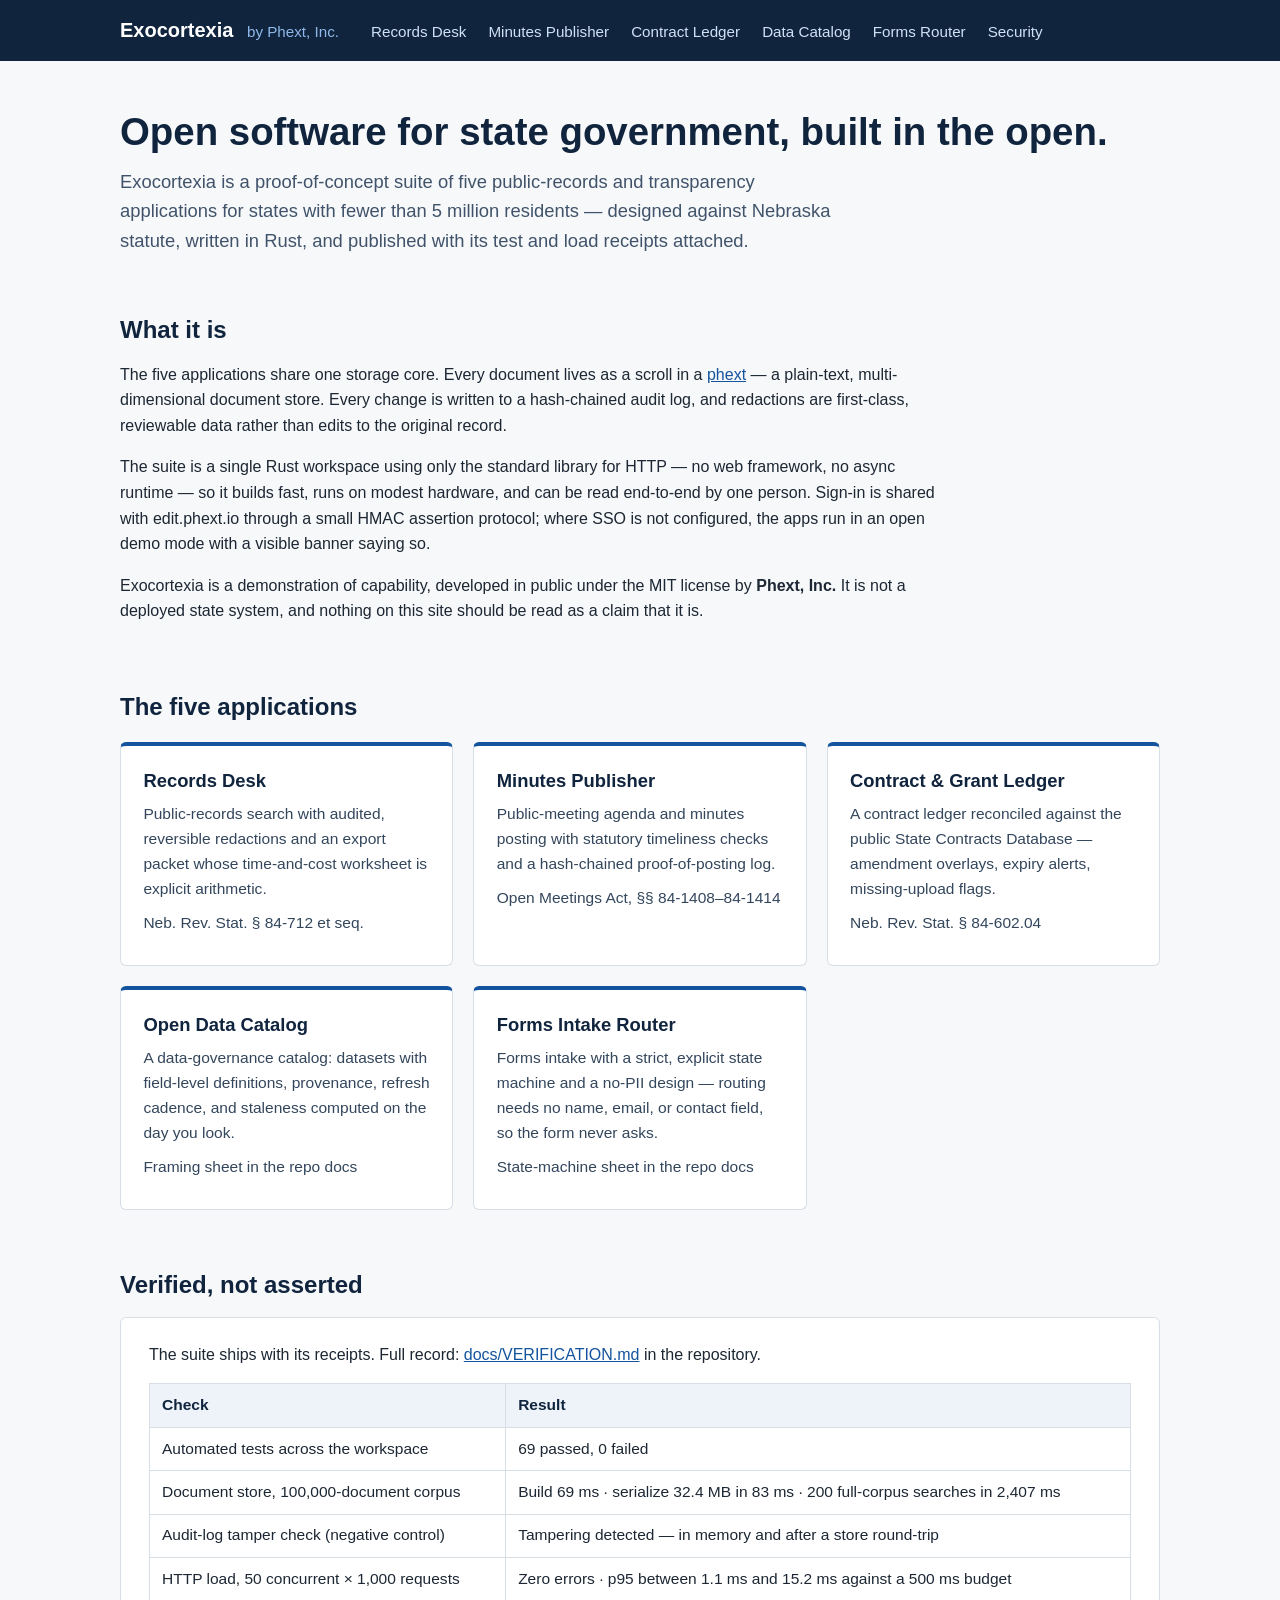
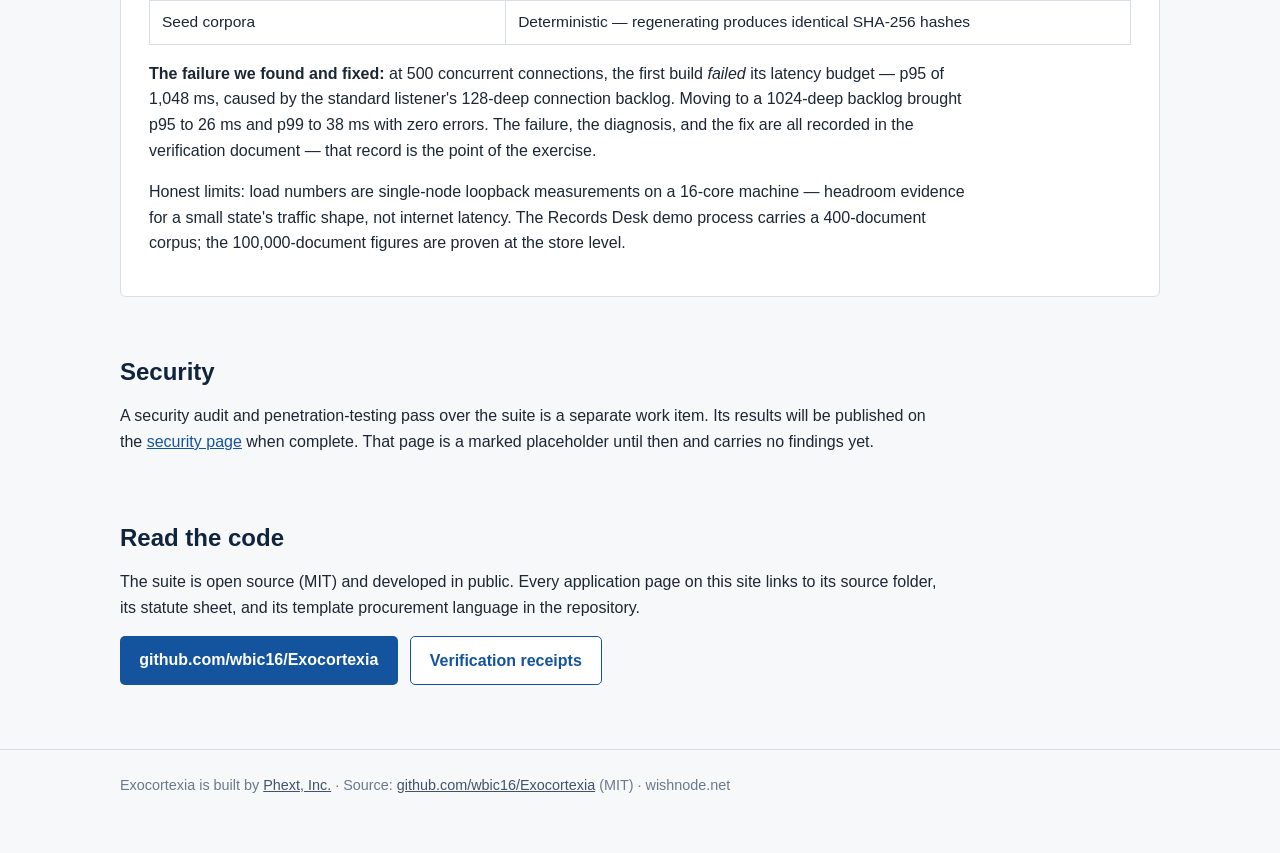
<file: index.html>
<!DOCTYPE html>
<html lang="en">
<head>
    <meta charset="UTF-8">
    <meta name="viewport" content="width=device-width, initial-scale=1.0">
    <title>Exocortexia — Open Software for State Government | Phext, Inc.</title>
    <style>
        * { margin: 0; padding: 0; box-sizing: border-box; }
        body {
            font-family: -apple-system, "Segoe UI", Roboto, Helvetica, Arial, sans-serif;
            background: #f7f8fa;
            color: #1c2733;
            line-height: 1.6;
        }
        header.site {
            background: #10243e;
            color: #fff;
            padding: 0.9rem 0;
        }
        header.site .wrap {
            max-width: 1080px; margin: 0 auto; padding: 0 1.25rem;
            display: flex; flex-wrap: wrap; align-items: baseline; gap: 0.5rem 2rem;
        }
        header.site .brand { font-size: 1.25rem; font-weight: 700; color: #fff; text-decoration: none; }
        header.site .brand span { color: #8fb8e8; font-weight: 400; font-size: 0.95rem; margin-left: 0.5rem; }
        nav.main a { color: #cfe1f5; text-decoration: none; margin-right: 1.1rem; font-size: 0.95rem; }
        nav.main a:hover { color: #fff; text-decoration: underline; }
        .wrap { max-width: 1080px; margin: 0 auto; padding: 0 1.25rem; }
        .hero { padding: 3rem 0 1rem; }
        .hero h1 { font-size: 2.4rem; line-height: 1.2; color: #10243e; margin-bottom: 0.75rem; }
        .hero p.lede { font-size: 1.15rem; color: #40536a; max-width: 46rem; }
        section { padding: 1.5rem 0; }
        h2 { font-size: 1.5rem; color: #10243e; margin-bottom: 0.75rem; }
        p { margin-bottom: 1rem; max-width: 52rem; }
        a { color: #14549e; }
        .cards {
            display: grid;
            grid-template-columns: repeat(auto-fit, minmax(300px, 1fr));
            gap: 1.25rem;
            margin: 1rem 0 0.5rem;
        }
        .card {
            background: #fff;
            border: 1px solid #d8dee6;
            border-top: 4px solid #14549e;
            border-radius: 6px;
            padding: 1.25rem 1.4rem;
        }
        .card h3 { font-size: 1.15rem; margin-bottom: 0.4rem; }
        .card h3 a { color: #10243e; text-decoration: none; }
        .card h3 a:hover { text-decoration: underline; }
        .card p { font-size: 0.97rem; color: #33465c; margin-bottom: 0.6rem; }
        .statute { font-size: 0.85rem; color: #6a7a8c; margin-bottom: 0; }
        .panel {
            background: #fff; border: 1px solid #d8dee6; border-radius: 6px;
            padding: 1.5rem 1.75rem; margin: 0.5rem 0;
        }
        table { width: 100%; border-collapse: collapse; margin: 0.75rem 0 1rem; font-size: 0.97rem; }
        th, td { border: 1px solid #d8dee6; padding: 0.55rem 0.75rem; text-align: left; vertical-align: top; }
        th { background: #eef3f9; color: #10243e; }
        code { background: #eef1f5; padding: 0.08rem 0.35rem; border-radius: 3px; font-size: 0.92em; }
        .note { background: #fdf6e0; border: 1px solid #e3cf8a; border-radius: 6px; padding: 1rem 1.25rem; }
        .note p { margin-bottom: 0.5rem; }
        .cta-row { display: flex; flex-wrap: wrap; gap: 0.75rem; margin-top: 0.5rem; }
        .btn {
            display: inline-block; background: #14549e; color: #fff; text-decoration: none;
            padding: 0.65rem 1.2rem; border-radius: 5px; font-weight: 600;
        }
        .btn:hover { background: #0f4078; }
        .btn.secondary { background: #fff; color: #14549e; border: 1px solid #14549e; }
        footer.site {
            border-top: 1px solid #d8dee6; margin-top: 2.5rem; padding: 1.5rem 0 2.5rem;
            color: #6a7a8c; font-size: 0.9rem;
        }
        footer.site a { color: #40536a; }
    </style>
</head>
<body>
    <header class="site">
        <div class="wrap">
            <a class="brand" href="/">Exocortexia <span>by Phext, Inc.</span></a>
            <nav class="main">
                <a href="/exocortexia/records-desk.html">Records Desk</a>
                <a href="/exocortexia/minutes-publisher.html">Minutes Publisher</a>
                <a href="/exocortexia/contract-ledger.html">Contract Ledger</a>
                <a href="/exocortexia/data-catalog.html">Data Catalog</a>
                <a href="/exocortexia/forms-router.html">Forms Router</a>
                <a href="/exocortexia/security.html">Security</a>
            </nav>
        </div>
    </header>

    <div class="wrap">
        <div class="hero">
            <h1>Open software for state government, built in the open.</h1>
            <p class="lede">Exocortexia is a proof-of-concept suite of five public-records and transparency applications for states with fewer than 5 million residents — designed against Nebraska statute, written in Rust, and published with its test and load receipts attached.</p>
        </div>

        <section>
            <h2>What it is</h2>
            <p>The five applications share one storage core. Every document lives as a scroll in a <a href="https://phext.io">phext</a> — a plain-text, multi-dimensional document store. Every change is written to a hash-chained audit log, and redactions are first-class, reviewable data rather than edits to the original record.</p>
            <p>The suite is a single Rust workspace using only the standard library for HTTP — no web framework, no async runtime — so it builds fast, runs on modest hardware, and can be read end-to-end by one person. Sign-in is shared with edit.phext.io through a small HMAC assertion protocol; where SSO is not configured, the apps run in an open demo mode with a visible banner saying so.</p>
            <p>Exocortexia is a demonstration of capability, developed in public under the MIT license by <strong>Phext, Inc.</strong> It is not a deployed state system, and nothing on this site should be read as a claim that it is.</p>
        </section>

        <section>
            <h2>The five applications</h2>
            <div class="cards">
                <div class="card">
                    <h3><a href="/exocortexia/records-desk.html">Records Desk</a></h3>
                    <p>Public-records search with audited, reversible redactions and an export packet whose time-and-cost worksheet is explicit arithmetic.</p>
                    <p class="statute">Neb. Rev. Stat. § 84-712 et seq.</p>
                </div>
                <div class="card">
                    <h3><a href="/exocortexia/minutes-publisher.html">Minutes Publisher</a></h3>
                    <p>Public-meeting agenda and minutes posting with statutory timeliness checks and a hash-chained proof-of-posting log.</p>
                    <p class="statute">Open Meetings Act, §§ 84-1408–84-1414</p>
                </div>
                <div class="card">
                    <h3><a href="/exocortexia/contract-ledger.html">Contract &amp; Grant Ledger</a></h3>
                    <p>A contract ledger reconciled against the public State Contracts Database — amendment overlays, expiry alerts, missing-upload flags.</p>
                    <p class="statute">Neb. Rev. Stat. § 84-602.04</p>
                </div>
                <div class="card">
                    <h3><a href="/exocortexia/data-catalog.html">Open Data Catalog</a></h3>
                    <p>A data-governance catalog: datasets with field-level definitions, provenance, refresh cadence, and staleness computed on the day you look.</p>
                    <p class="statute">Framing sheet in the repo docs</p>
                </div>
                <div class="card">
                    <h3><a href="/exocortexia/forms-router.html">Forms Intake Router</a></h3>
                    <p>Forms intake with a strict, explicit state machine and a no-PII design — routing needs no name, email, or contact field, so the form never asks.</p>
                    <p class="statute">State-machine sheet in the repo docs</p>
                </div>
            </div>
        </section>

        <section>
            <h2>Verified, not asserted</h2>
            <div class="panel">
                <p>The suite ships with its receipts. Full record: <a href="https://github.com/wbic16/Exocortexia/blob/exo/docs/VERIFICATION.md">docs/VERIFICATION.md</a> in the repository.</p>
                <table>
                    <tr><th>Check</th><th>Result</th></tr>
                    <tr><td>Automated tests across the workspace</td><td>69 passed, 0 failed</td></tr>
                    <tr><td>Document store, 100,000-document corpus</td><td>Build 69&nbsp;ms · serialize 32.4&nbsp;MB in 83&nbsp;ms · 200 full-corpus searches in 2,407&nbsp;ms</td></tr>
                    <tr><td>Audit-log tamper check (negative control)</td><td>Tampering detected — in memory and after a store round-trip</td></tr>
                    <tr><td>HTTP load, 50 concurrent × 1,000 requests</td><td>Zero errors · p95 between 1.1&nbsp;ms and 15.2&nbsp;ms against a 500&nbsp;ms budget</td></tr>
                    <tr><td>Seed corpora</td><td>Deterministic — regenerating produces identical SHA-256 hashes</td></tr>
                </table>
                <p><strong>The failure we found and fixed:</strong> at 500 concurrent connections, the first build <em>failed</em> its latency budget — p95 of 1,048&nbsp;ms, caused by the standard listener's 128-deep connection backlog. Moving to a 1024-deep backlog brought p95 to 26&nbsp;ms and p99 to 38&nbsp;ms with zero errors. The failure, the diagnosis, and the fix are all recorded in the verification document — that record is the point of the exercise.</p>
                <p>Honest limits: load numbers are single-node loopback measurements on a 16-core machine — headroom evidence for a small state's traffic shape, not internet latency. The Records Desk demo process carries a 400-document corpus; the 100,000-document figures are proven at the store level.</p>
            </div>
        </section>

        <section>
            <h2>Security</h2>
            <p>A security audit and penetration-testing pass over the suite is a separate work item. Its results will be published on the <a href="/exocortexia/security.html">security page</a> when complete. That page is a marked placeholder until then and carries no findings yet.</p>
        </section>

        <section>
            <h2>Read the code</h2>
            <p>The suite is open source (MIT) and developed in public. Every application page on this site links to its source folder, its statute sheet, and its template procurement language in the repository.</p>
            <div class="cta-row">
                <a class="btn" href="https://github.com/wbic16/Exocortexia">github.com/wbic16/Exocortexia</a>
                <a class="btn secondary" href="https://github.com/wbic16/Exocortexia/blob/exo/docs/VERIFICATION.md">Verification receipts</a>
            </div>
        </section>
    </div>

    <footer class="site">
        <div class="wrap">
            <p>Exocortexia is built by <a href="https://github.com/wbic16">Phext, Inc.</a> · Source: <a href="https://github.com/wbic16/Exocortexia">github.com/wbic16/Exocortexia</a> (MIT) · wishnode.net</p>
        </div>
    </footer>
</body>
</html>
</file>
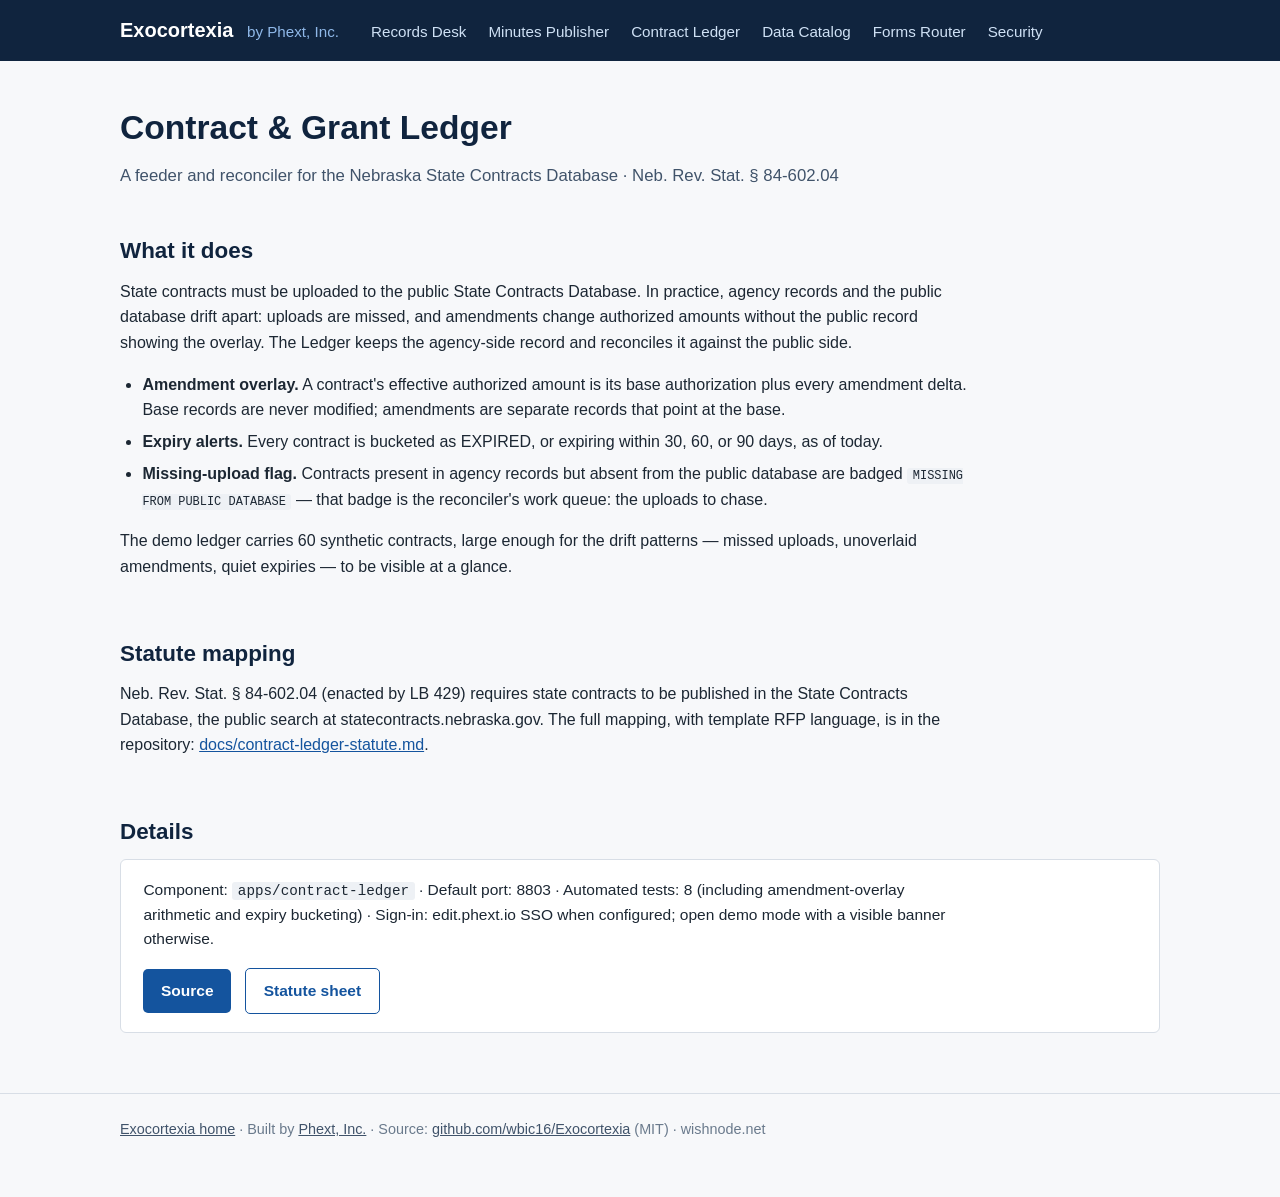
<file: exocortexia/contract-ledger.html>
<!DOCTYPE html>
<html lang="en">
<head>
    <meta charset="UTF-8">
    <meta name="viewport" content="width=device-width, initial-scale=1.0">
    <title>Contract &amp; Grant Ledger — Exocortexia | Phext, Inc.</title>
    <style>
        * { margin: 0; padding: 0; box-sizing: border-box; }
        body { font-family: -apple-system, "Segoe UI", Roboto, Helvetica, Arial, sans-serif; background: #f7f8fa; color: #1c2733; line-height: 1.6; }
        header.site { background: #10243e; color: #fff; padding: 0.9rem 0; }
        header.site .wrap { max-width: 1080px; margin: 0 auto; padding: 0 1.25rem; display: flex; flex-wrap: wrap; align-items: baseline; gap: 0.5rem 2rem; }
        header.site .brand { font-size: 1.25rem; font-weight: 700; color: #fff; text-decoration: none; }
        header.site .brand span { color: #8fb8e8; font-weight: 400; font-size: 0.95rem; margin-left: 0.5rem; }
        nav.main a { color: #cfe1f5; text-decoration: none; margin-right: 1.1rem; font-size: 0.95rem; }
        nav.main a:hover { color: #fff; text-decoration: underline; }
        .wrap { max-width: 1080px; margin: 0 auto; padding: 0 1.25rem; }
        .hero { padding: 2.5rem 0 0.5rem; }
        .hero h1 { font-size: 2.1rem; color: #10243e; margin-bottom: 0.5rem; }
        .hero .statute { font-size: 1.05rem; color: #40536a; }
        section { padding: 1.25rem 0; }
        h2 { font-size: 1.4rem; color: #10243e; margin-bottom: 0.6rem; }
        p { margin-bottom: 1rem; max-width: 52rem; }
        ul { margin: 0 0 1rem 1.4rem; max-width: 52rem; }
        li { margin-bottom: 0.4rem; }
        a { color: #14549e; }
        code { background: #eef1f5; padding: 0.08rem 0.35rem; border-radius: 3px; font-size: 0.92em; }
        .meta { background: #fff; border: 1px solid #d8dee6; border-radius: 6px; padding: 1.1rem 1.4rem; font-size: 0.97rem; }
        .btn { display: inline-block; background: #14549e; color: #fff; text-decoration: none; padding: 0.6rem 1.1rem; border-radius: 5px; font-weight: 600; margin-right: 0.6rem; }
        .btn:hover { background: #0f4078; }
        .btn.secondary { background: #fff; color: #14549e; border: 1px solid #14549e; }
        footer.site { border-top: 1px solid #d8dee6; margin-top: 2.5rem; padding: 1.5rem 0 2.5rem; color: #6a7a8c; font-size: 0.9rem; }
        footer.site a { color: #40536a; }
    </style>
</head>
<body>
    <header class="site">
        <div class="wrap">
            <a class="brand" href="/">Exocortexia <span>by Phext, Inc.</span></a>
            <nav class="main">
                <a href="/exocortexia/records-desk.html">Records Desk</a>
                <a href="/exocortexia/minutes-publisher.html">Minutes Publisher</a>
                <a href="/exocortexia/contract-ledger.html">Contract Ledger</a>
                <a href="/exocortexia/data-catalog.html">Data Catalog</a>
                <a href="/exocortexia/forms-router.html">Forms Router</a>
                <a href="/exocortexia/security.html">Security</a>
            </nav>
        </div>
    </header>

    <div class="wrap">
        <div class="hero">
            <h1>Contract &amp; Grant Ledger</h1>
            <p class="statute">A feeder and reconciler for the Nebraska State Contracts Database · Neb. Rev. Stat. § 84-602.04</p>
        </div>

        <section>
            <h2>What it does</h2>
            <p>State contracts must be uploaded to the public State Contracts Database. In practice, agency records and the public database drift apart: uploads are missed, and amendments change authorized amounts without the public record showing the overlay. The Ledger keeps the agency-side record and reconciles it against the public side.</p>
            <ul>
                <li><strong>Amendment overlay.</strong> A contract's effective authorized amount is its base authorization plus every amendment delta. Base records are never modified; amendments are separate records that point at the base.</li>
                <li><strong>Expiry alerts.</strong> Every contract is bucketed as EXPIRED, or expiring within 30, 60, or 90 days, as of today.</li>
                <li><strong>Missing-upload flag.</strong> Contracts present in agency records but absent from the public database are badged <code>MISSING FROM PUBLIC DATABASE</code> — that badge is the reconciler's work queue: the uploads to chase.</li>
            </ul>
            <p>The demo ledger carries 60 synthetic contracts, large enough for the drift patterns — missed uploads, unoverlaid amendments, quiet expiries — to be visible at a glance.</p>
        </section>

        <section>
            <h2>Statute mapping</h2>
            <p>Neb. Rev. Stat. § 84-602.04 (enacted by LB 429) requires state contracts to be published in the State Contracts Database, the public search at statecontracts.nebraska.gov. The full mapping, with template RFP language, is in the repository: <a href="https://github.com/wbic16/Exocortexia/blob/exo/docs/contract-ledger-statute.md">docs/contract-ledger-statute.md</a>.</p>
        </section>

        <section>
            <h2>Details</h2>
            <div class="meta">
                <p>Component: <code>apps/contract-ledger</code> · Default port: 8803 · Automated tests: 8 (including amendment-overlay arithmetic and expiry bucketing) · Sign-in: edit.phext.io SSO when configured; open demo mode with a visible banner otherwise.</p>
                <p style="margin-bottom:0;">
                    <a class="btn" href="https://github.com/wbic16/Exocortexia/tree/exo/apps/contract-ledger">Source</a>
                    <a class="btn secondary" href="https://github.com/wbic16/Exocortexia/blob/exo/docs/contract-ledger-statute.md">Statute sheet</a>
                </p>
            </div>
        </section>
    </div>

    <footer class="site">
        <div class="wrap">
            <p><a href="/">Exocortexia home</a> · Built by <a href="https://github.com/wbic16">Phext, Inc.</a> · Source: <a href="https://github.com/wbic16/Exocortexia">github.com/wbic16/Exocortexia</a> (MIT) · wishnode.net</p>
        </div>
    </footer>
</body>
</html>
</file>
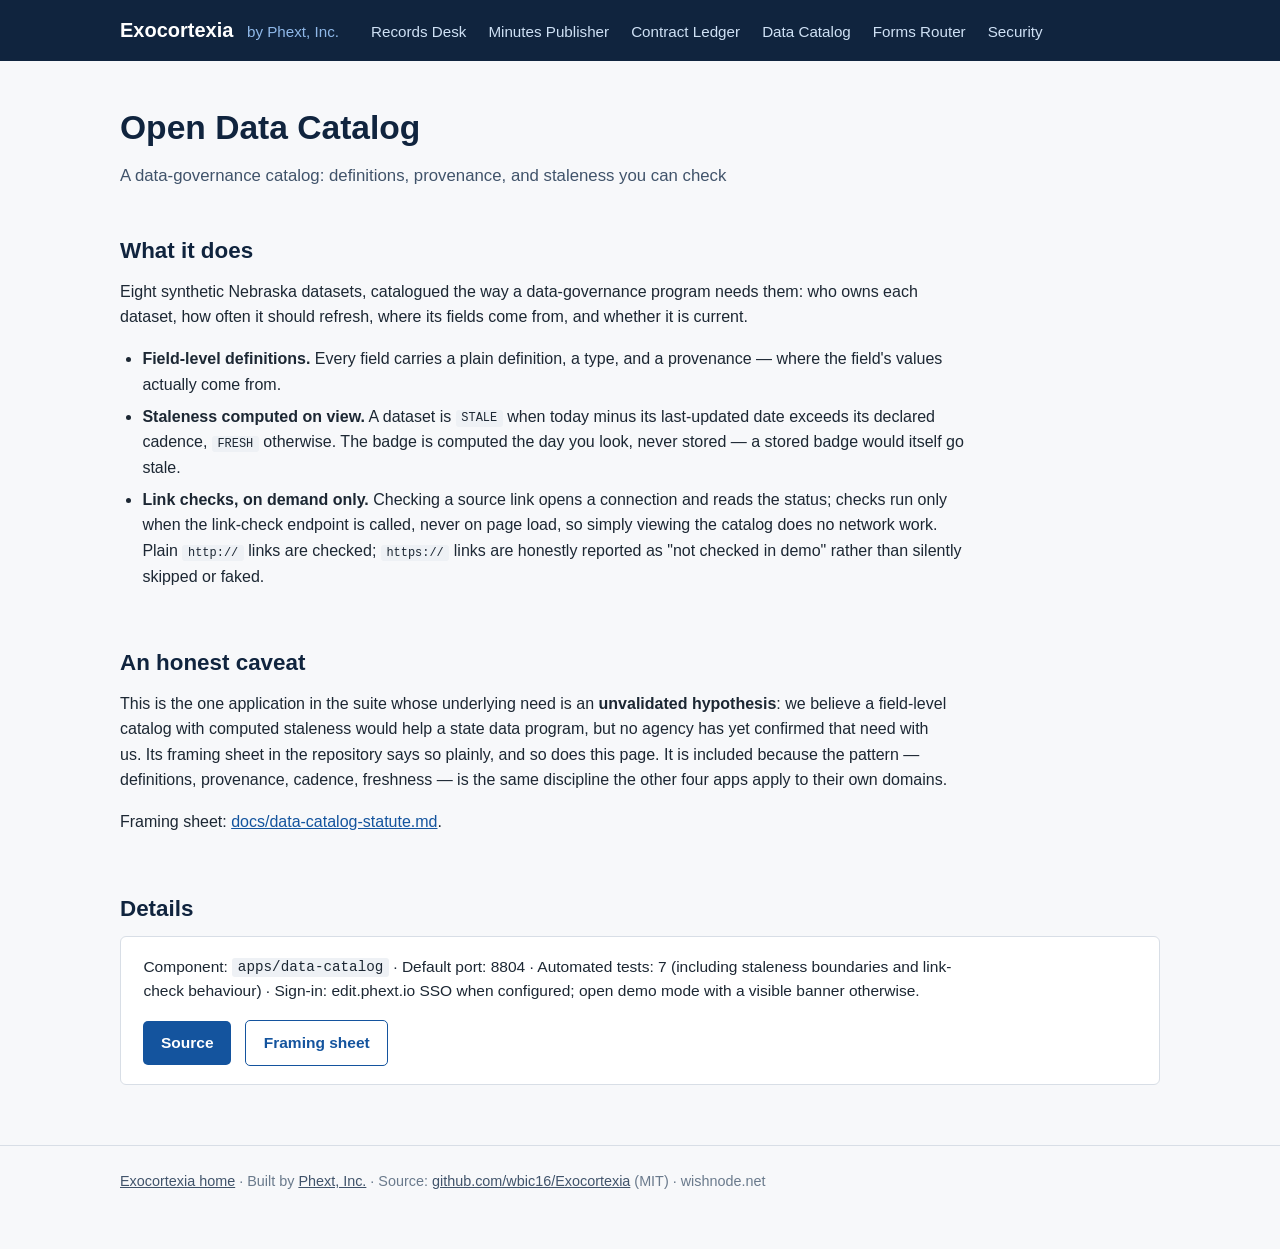
<file: exocortexia/data-catalog.html>
<!DOCTYPE html>
<html lang="en">
<head>
    <meta charset="UTF-8">
    <meta name="viewport" content="width=device-width, initial-scale=1.0">
    <title>Open Data Catalog — Exocortexia | Phext, Inc.</title>
    <style>
        * { margin: 0; padding: 0; box-sizing: border-box; }
        body { font-family: -apple-system, "Segoe UI", Roboto, Helvetica, Arial, sans-serif; background: #f7f8fa; color: #1c2733; line-height: 1.6; }
        header.site { background: #10243e; color: #fff; padding: 0.9rem 0; }
        header.site .wrap { max-width: 1080px; margin: 0 auto; padding: 0 1.25rem; display: flex; flex-wrap: wrap; align-items: baseline; gap: 0.5rem 2rem; }
        header.site .brand { font-size: 1.25rem; font-weight: 700; color: #fff; text-decoration: none; }
        header.site .brand span { color: #8fb8e8; font-weight: 400; font-size: 0.95rem; margin-left: 0.5rem; }
        nav.main a { color: #cfe1f5; text-decoration: none; margin-right: 1.1rem; font-size: 0.95rem; }
        nav.main a:hover { color: #fff; text-decoration: underline; }
        .wrap { max-width: 1080px; margin: 0 auto; padding: 0 1.25rem; }
        .hero { padding: 2.5rem 0 0.5rem; }
        .hero h1 { font-size: 2.1rem; color: #10243e; margin-bottom: 0.5rem; }
        .hero .statute { font-size: 1.05rem; color: #40536a; }
        section { padding: 1.25rem 0; }
        h2 { font-size: 1.4rem; color: #10243e; margin-bottom: 0.6rem; }
        p { margin-bottom: 1rem; max-width: 52rem; }
        ul { margin: 0 0 1rem 1.4rem; max-width: 52rem; }
        li { margin-bottom: 0.4rem; }
        a { color: #14549e; }
        code { background: #eef1f5; padding: 0.08rem 0.35rem; border-radius: 3px; font-size: 0.92em; }
        .meta { background: #fff; border: 1px solid #d8dee6; border-radius: 6px; padding: 1.1rem 1.4rem; font-size: 0.97rem; }
        .btn { display: inline-block; background: #14549e; color: #fff; text-decoration: none; padding: 0.6rem 1.1rem; border-radius: 5px; font-weight: 600; margin-right: 0.6rem; }
        .btn:hover { background: #0f4078; }
        .btn.secondary { background: #fff; color: #14549e; border: 1px solid #14549e; }
        footer.site { border-top: 1px solid #d8dee6; margin-top: 2.5rem; padding: 1.5rem 0 2.5rem; color: #6a7a8c; font-size: 0.9rem; }
        footer.site a { color: #40536a; }
    </style>
</head>
<body>
    <header class="site">
        <div class="wrap">
            <a class="brand" href="/">Exocortexia <span>by Phext, Inc.</span></a>
            <nav class="main">
                <a href="/exocortexia/records-desk.html">Records Desk</a>
                <a href="/exocortexia/minutes-publisher.html">Minutes Publisher</a>
                <a href="/exocortexia/contract-ledger.html">Contract Ledger</a>
                <a href="/exocortexia/data-catalog.html">Data Catalog</a>
                <a href="/exocortexia/forms-router.html">Forms Router</a>
                <a href="/exocortexia/security.html">Security</a>
            </nav>
        </div>
    </header>

    <div class="wrap">
        <div class="hero">
            <h1>Open Data Catalog</h1>
            <p class="statute">A data-governance catalog: definitions, provenance, and staleness you can check</p>
        </div>

        <section>
            <h2>What it does</h2>
            <p>Eight synthetic Nebraska datasets, catalogued the way a data-governance program needs them: who owns each dataset, how often it should refresh, where its fields come from, and whether it is current.</p>
            <ul>
                <li><strong>Field-level definitions.</strong> Every field carries a plain definition, a type, and a provenance — where the field's values actually come from.</li>
                <li><strong>Staleness computed on view.</strong> A dataset is <code>STALE</code> when today minus its last-updated date exceeds its declared cadence, <code>FRESH</code> otherwise. The badge is computed the day you look, never stored — a stored badge would itself go stale.</li>
                <li><strong>Link checks, on demand only.</strong> Checking a source link opens a connection and reads the status; checks run only when the link-check endpoint is called, never on page load, so simply viewing the catalog does no network work. Plain <code>http://</code> links are checked; <code>https://</code> links are honestly reported as "not checked in demo" rather than silently skipped or faked.</li>
            </ul>
        </section>

        <section>
            <h2>An honest caveat</h2>
            <p>This is the one application in the suite whose underlying need is an <strong>unvalidated hypothesis</strong>: we believe a field-level catalog with computed staleness would help a state data program, but no agency has yet confirmed that need with us. Its framing sheet in the repository says so plainly, and so does this page. It is included because the pattern — definitions, provenance, cadence, freshness — is the same discipline the other four apps apply to their own domains.</p>
            <p>Framing sheet: <a href="https://github.com/wbic16/Exocortexia/blob/exo/docs/data-catalog-statute.md">docs/data-catalog-statute.md</a>.</p>
        </section>

        <section>
            <h2>Details</h2>
            <div class="meta">
                <p>Component: <code>apps/data-catalog</code> · Default port: 8804 · Automated tests: 7 (including staleness boundaries and link-check behaviour) · Sign-in: edit.phext.io SSO when configured; open demo mode with a visible banner otherwise.</p>
                <p style="margin-bottom:0;">
                    <a class="btn" href="https://github.com/wbic16/Exocortexia/tree/exo/apps/data-catalog">Source</a>
                    <a class="btn secondary" href="https://github.com/wbic16/Exocortexia/blob/exo/docs/data-catalog-statute.md">Framing sheet</a>
                </p>
            </div>
        </section>
    </div>

    <footer class="site">
        <div class="wrap">
            <p><a href="/">Exocortexia home</a> · Built by <a href="https://github.com/wbic16">Phext, Inc.</a> · Source: <a href="https://github.com/wbic16/Exocortexia">github.com/wbic16/Exocortexia</a> (MIT) · wishnode.net</p>
        </div>
    </footer>
</body>
</html>
</file>
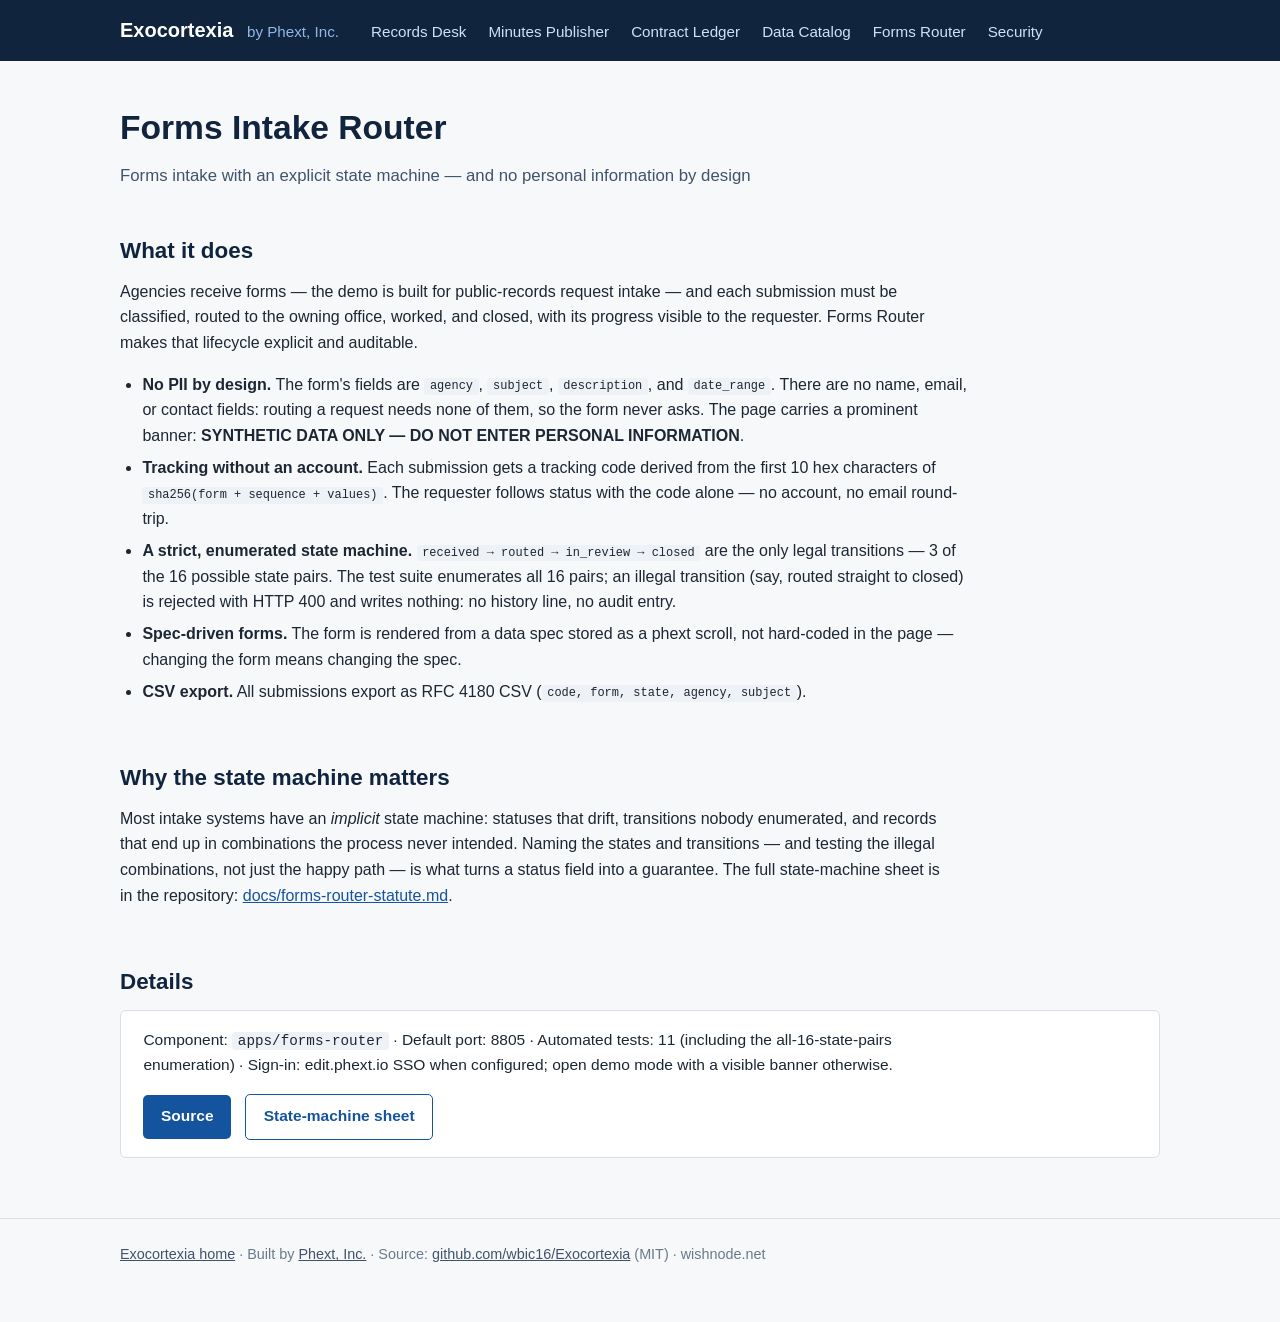
<file: exocortexia/forms-router.html>
<!DOCTYPE html>
<html lang="en">
<head>
    <meta charset="UTF-8">
    <meta name="viewport" content="width=device-width, initial-scale=1.0">
    <title>Forms Intake Router — Exocortexia | Phext, Inc.</title>
    <style>
        * { margin: 0; padding: 0; box-sizing: border-box; }
        body { font-family: -apple-system, "Segoe UI", Roboto, Helvetica, Arial, sans-serif; background: #f7f8fa; color: #1c2733; line-height: 1.6; }
        header.site { background: #10243e; color: #fff; padding: 0.9rem 0; }
        header.site .wrap { max-width: 1080px; margin: 0 auto; padding: 0 1.25rem; display: flex; flex-wrap: wrap; align-items: baseline; gap: 0.5rem 2rem; }
        header.site .brand { font-size: 1.25rem; font-weight: 700; color: #fff; text-decoration: none; }
        header.site .brand span { color: #8fb8e8; font-weight: 400; font-size: 0.95rem; margin-left: 0.5rem; }
        nav.main a { color: #cfe1f5; text-decoration: none; margin-right: 1.1rem; font-size: 0.95rem; }
        nav.main a:hover { color: #fff; text-decoration: underline; }
        .wrap { max-width: 1080px; margin: 0 auto; padding: 0 1.25rem; }
        .hero { padding: 2.5rem 0 0.5rem; }
        .hero h1 { font-size: 2.1rem; color: #10243e; margin-bottom: 0.5rem; }
        .hero .statute { font-size: 1.05rem; color: #40536a; }
        section { padding: 1.25rem 0; }
        h2 { font-size: 1.4rem; color: #10243e; margin-bottom: 0.6rem; }
        p { margin-bottom: 1rem; max-width: 52rem; }
        ul { margin: 0 0 1rem 1.4rem; max-width: 52rem; }
        li { margin-bottom: 0.4rem; }
        a { color: #14549e; }
        code { background: #eef1f5; padding: 0.08rem 0.35rem; border-radius: 3px; font-size: 0.92em; }
        .meta { background: #fff; border: 1px solid #d8dee6; border-radius: 6px; padding: 1.1rem 1.4rem; font-size: 0.97rem; }
        .btn { display: inline-block; background: #14549e; color: #fff; text-decoration: none; padding: 0.6rem 1.1rem; border-radius: 5px; font-weight: 600; margin-right: 0.6rem; }
        .btn:hover { background: #0f4078; }
        .btn.secondary { background: #fff; color: #14549e; border: 1px solid #14549e; }
        footer.site { border-top: 1px solid #d8dee6; margin-top: 2.5rem; padding: 1.5rem 0 2.5rem; color: #6a7a8c; font-size: 0.9rem; }
        footer.site a { color: #40536a; }
    </style>
</head>
<body>
    <header class="site">
        <div class="wrap">
            <a class="brand" href="/">Exocortexia <span>by Phext, Inc.</span></a>
            <nav class="main">
                <a href="/exocortexia/records-desk.html">Records Desk</a>
                <a href="/exocortexia/minutes-publisher.html">Minutes Publisher</a>
                <a href="/exocortexia/contract-ledger.html">Contract Ledger</a>
                <a href="/exocortexia/data-catalog.html">Data Catalog</a>
                <a href="/exocortexia/forms-router.html">Forms Router</a>
                <a href="/exocortexia/security.html">Security</a>
            </nav>
        </div>
    </header>

    <div class="wrap">
        <div class="hero">
            <h1>Forms Intake Router</h1>
            <p class="statute">Forms intake with an explicit state machine — and no personal information by design</p>
        </div>

        <section>
            <h2>What it does</h2>
            <p>Agencies receive forms — the demo is built for public-records request intake — and each submission must be classified, routed to the owning office, worked, and closed, with its progress visible to the requester. Forms Router makes that lifecycle explicit and auditable.</p>
            <ul>
                <li><strong>No PII by design.</strong> The form's fields are <code>agency</code>, <code>subject</code>, <code>description</code>, and <code>date_range</code>. There are no name, email, or contact fields: routing a request needs none of them, so the form never asks. The page carries a prominent banner: <strong>SYNTHETIC DATA ONLY — DO NOT ENTER PERSONAL INFORMATION</strong>.</li>
                <li><strong>Tracking without an account.</strong> Each submission gets a tracking code derived from the first 10 hex characters of <code>sha256(form + sequence + values)</code>. The requester follows status with the code alone — no account, no email round-trip.</li>
                <li><strong>A strict, enumerated state machine.</strong> <code>received → routed → in_review → closed</code> are the only legal transitions — 3 of the 16 possible state pairs. The test suite enumerates all 16 pairs; an illegal transition (say, routed straight to closed) is rejected with HTTP 400 and writes nothing: no history line, no audit entry.</li>
                <li><strong>Spec-driven forms.</strong> The form is rendered from a data spec stored as a phext scroll, not hard-coded in the page — changing the form means changing the spec.</li>
                <li><strong>CSV export.</strong> All submissions export as RFC 4180 CSV (<code>code, form, state, agency, subject</code>).</li>
            </ul>
        </section>

        <section>
            <h2>Why the state machine matters</h2>
            <p>Most intake systems have an <em>implicit</em> state machine: statuses that drift, transitions nobody enumerated, and records that end up in combinations the process never intended. Naming the states and transitions — and testing the illegal combinations, not just the happy path — is what turns a status field into a guarantee. The full state-machine sheet is in the repository: <a href="https://github.com/wbic16/Exocortexia/blob/exo/docs/forms-router-statute.md">docs/forms-router-statute.md</a>.</p>
        </section>

        <section>
            <h2>Details</h2>
            <div class="meta">
                <p>Component: <code>apps/forms-router</code> · Default port: 8805 · Automated tests: 11 (including the all-16-state-pairs enumeration) · Sign-in: edit.phext.io SSO when configured; open demo mode with a visible banner otherwise.</p>
                <p style="margin-bottom:0;">
                    <a class="btn" href="https://github.com/wbic16/Exocortexia/tree/exo/apps/forms-router">Source</a>
                    <a class="btn secondary" href="https://github.com/wbic16/Exocortexia/blob/exo/docs/forms-router-statute.md">State-machine sheet</a>
                </p>
            </div>
        </section>
    </div>

    <footer class="site">
        <div class="wrap">
            <p><a href="/">Exocortexia home</a> · Built by <a href="https://github.com/wbic16">Phext, Inc.</a> · Source: <a href="https://github.com/wbic16/Exocortexia">github.com/wbic16/Exocortexia</a> (MIT) · wishnode.net</p>
        </div>
    </footer>
</body>
</html>
</file>
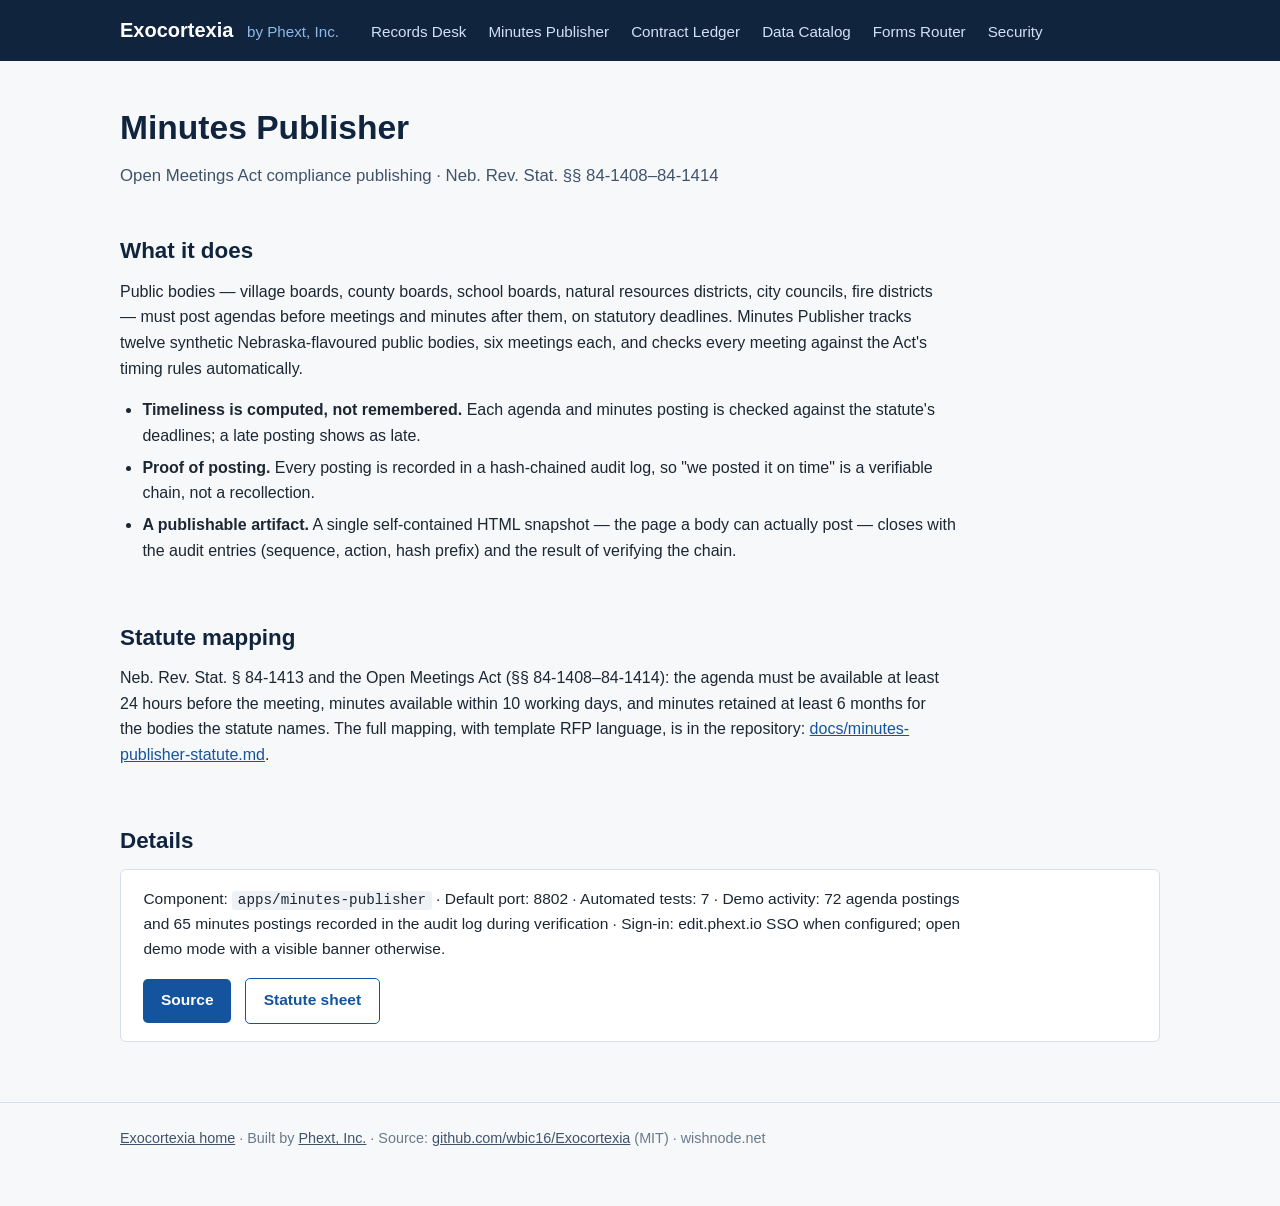
<file: exocortexia/minutes-publisher.html>
<!DOCTYPE html>
<html lang="en">
<head>
    <meta charset="UTF-8">
    <meta name="viewport" content="width=device-width, initial-scale=1.0">
    <title>Minutes Publisher — Exocortexia | Phext, Inc.</title>
    <style>
        * { margin: 0; padding: 0; box-sizing: border-box; }
        body { font-family: -apple-system, "Segoe UI", Roboto, Helvetica, Arial, sans-serif; background: #f7f8fa; color: #1c2733; line-height: 1.6; }
        header.site { background: #10243e; color: #fff; padding: 0.9rem 0; }
        header.site .wrap { max-width: 1080px; margin: 0 auto; padding: 0 1.25rem; display: flex; flex-wrap: wrap; align-items: baseline; gap: 0.5rem 2rem; }
        header.site .brand { font-size: 1.25rem; font-weight: 700; color: #fff; text-decoration: none; }
        header.site .brand span { color: #8fb8e8; font-weight: 400; font-size: 0.95rem; margin-left: 0.5rem; }
        nav.main a { color: #cfe1f5; text-decoration: none; margin-right: 1.1rem; font-size: 0.95rem; }
        nav.main a:hover { color: #fff; text-decoration: underline; }
        .wrap { max-width: 1080px; margin: 0 auto; padding: 0 1.25rem; }
        .hero { padding: 2.5rem 0 0.5rem; }
        .hero h1 { font-size: 2.1rem; color: #10243e; margin-bottom: 0.5rem; }
        .hero .statute { font-size: 1.05rem; color: #40536a; }
        section { padding: 1.25rem 0; }
        h2 { font-size: 1.4rem; color: #10243e; margin-bottom: 0.6rem; }
        p { margin-bottom: 1rem; max-width: 52rem; }
        ul { margin: 0 0 1rem 1.4rem; max-width: 52rem; }
        li { margin-bottom: 0.4rem; }
        a { color: #14549e; }
        code { background: #eef1f5; padding: 0.08rem 0.35rem; border-radius: 3px; font-size: 0.92em; }
        .meta { background: #fff; border: 1px solid #d8dee6; border-radius: 6px; padding: 1.1rem 1.4rem; font-size: 0.97rem; }
        .btn { display: inline-block; background: #14549e; color: #fff; text-decoration: none; padding: 0.6rem 1.1rem; border-radius: 5px; font-weight: 600; margin-right: 0.6rem; }
        .btn:hover { background: #0f4078; }
        .btn.secondary { background: #fff; color: #14549e; border: 1px solid #14549e; }
        footer.site { border-top: 1px solid #d8dee6; margin-top: 2.5rem; padding: 1.5rem 0 2.5rem; color: #6a7a8c; font-size: 0.9rem; }
        footer.site a { color: #40536a; }
    </style>
</head>
<body>
    <header class="site">
        <div class="wrap">
            <a class="brand" href="/">Exocortexia <span>by Phext, Inc.</span></a>
            <nav class="main">
                <a href="/exocortexia/records-desk.html">Records Desk</a>
                <a href="/exocortexia/minutes-publisher.html">Minutes Publisher</a>
                <a href="/exocortexia/contract-ledger.html">Contract Ledger</a>
                <a href="/exocortexia/data-catalog.html">Data Catalog</a>
                <a href="/exocortexia/forms-router.html">Forms Router</a>
                <a href="/exocortexia/security.html">Security</a>
            </nav>
        </div>
    </header>

    <div class="wrap">
        <div class="hero">
            <h1>Minutes Publisher</h1>
            <p class="statute">Open Meetings Act compliance publishing · Neb. Rev. Stat. §§ 84-1408–84-1414</p>
        </div>

        <section>
            <h2>What it does</h2>
            <p>Public bodies — village boards, county boards, school boards, natural resources districts, city councils, fire districts — must post agendas before meetings and minutes after them, on statutory deadlines. Minutes Publisher tracks twelve synthetic Nebraska-flavoured public bodies, six meetings each, and checks every meeting against the Act's timing rules automatically.</p>
            <ul>
                <li><strong>Timeliness is computed, not remembered.</strong> Each agenda and minutes posting is checked against the statute's deadlines; a late posting shows as late.</li>
                <li><strong>Proof of posting.</strong> Every posting is recorded in a hash-chained audit log, so "we posted it on time" is a verifiable chain, not a recollection.</li>
                <li><strong>A publishable artifact.</strong> A single self-contained HTML snapshot — the page a body can actually post — closes with the audit entries (sequence, action, hash prefix) and the result of verifying the chain.</li>
            </ul>
        </section>

        <section>
            <h2>Statute mapping</h2>
            <p>Neb. Rev. Stat. § 84-1413 and the Open Meetings Act (§§ 84-1408–84-1414): the agenda must be available at least 24 hours before the meeting, minutes available within 10 working days, and minutes retained at least 6 months for the bodies the statute names. The full mapping, with template RFP language, is in the repository: <a href="https://github.com/wbic16/Exocortexia/blob/exo/docs/minutes-publisher-statute.md">docs/minutes-publisher-statute.md</a>.</p>
        </section>

        <section>
            <h2>Details</h2>
            <div class="meta">
                <p>Component: <code>apps/minutes-publisher</code> · Default port: 8802 · Automated tests: 7 · Demo activity: 72 agenda postings and 65 minutes postings recorded in the audit log during verification · Sign-in: edit.phext.io SSO when configured; open demo mode with a visible banner otherwise.</p>
                <p style="margin-bottom:0;">
                    <a class="btn" href="https://github.com/wbic16/Exocortexia/tree/exo/apps/minutes-publisher">Source</a>
                    <a class="btn secondary" href="https://github.com/wbic16/Exocortexia/blob/exo/docs/minutes-publisher-statute.md">Statute sheet</a>
                </p>
            </div>
        </section>
    </div>

    <footer class="site">
        <div class="wrap">
            <p><a href="/">Exocortexia home</a> · Built by <a href="https://github.com/wbic16">Phext, Inc.</a> · Source: <a href="https://github.com/wbic16/Exocortexia">github.com/wbic16/Exocortexia</a> (MIT) · wishnode.net</p>
        </div>
    </footer>
</body>
</html>
</file>
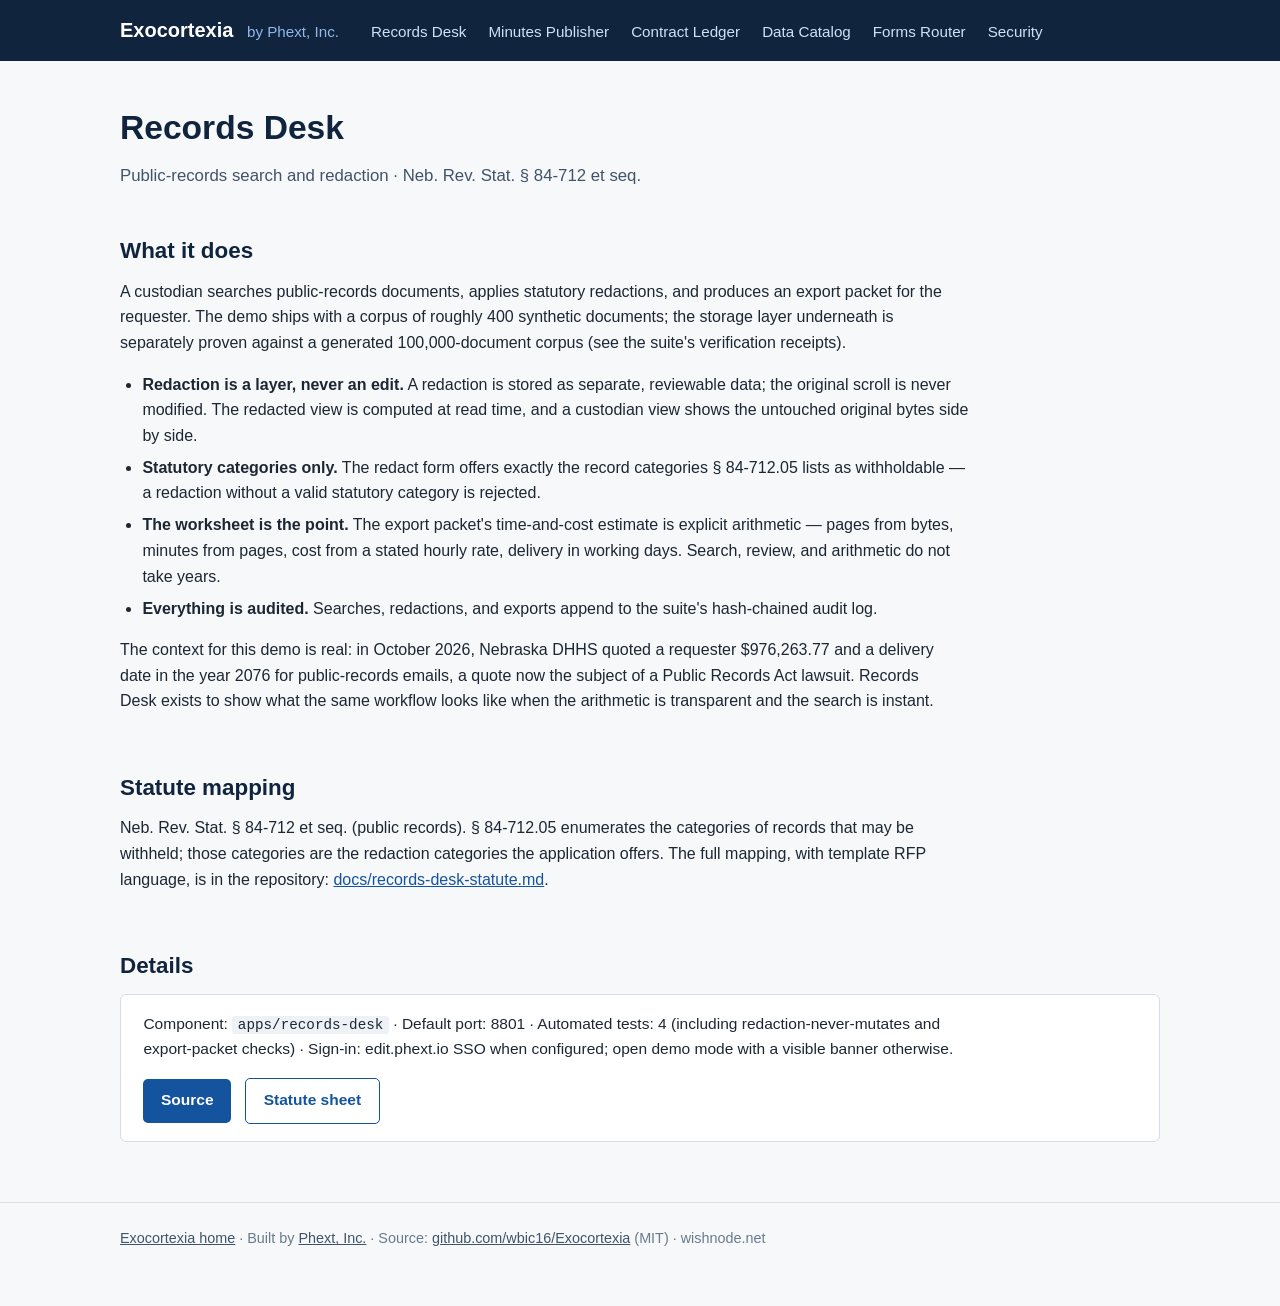
<file: exocortexia/records-desk.html>
<!DOCTYPE html>
<html lang="en">
<head>
    <meta charset="UTF-8">
    <meta name="viewport" content="width=device-width, initial-scale=1.0">
    <title>Records Desk — Exocortexia | Phext, Inc.</title>
    <style>
        * { margin: 0; padding: 0; box-sizing: border-box; }
        body { font-family: -apple-system, "Segoe UI", Roboto, Helvetica, Arial, sans-serif; background: #f7f8fa; color: #1c2733; line-height: 1.6; }
        header.site { background: #10243e; color: #fff; padding: 0.9rem 0; }
        header.site .wrap { max-width: 1080px; margin: 0 auto; padding: 0 1.25rem; display: flex; flex-wrap: wrap; align-items: baseline; gap: 0.5rem 2rem; }
        header.site .brand { font-size: 1.25rem; font-weight: 700; color: #fff; text-decoration: none; }
        header.site .brand span { color: #8fb8e8; font-weight: 400; font-size: 0.95rem; margin-left: 0.5rem; }
        nav.main a { color: #cfe1f5; text-decoration: none; margin-right: 1.1rem; font-size: 0.95rem; }
        nav.main a:hover { color: #fff; text-decoration: underline; }
        .wrap { max-width: 1080px; margin: 0 auto; padding: 0 1.25rem; }
        .hero { padding: 2.5rem 0 0.5rem; }
        .hero h1 { font-size: 2.1rem; color: #10243e; margin-bottom: 0.5rem; }
        .hero .statute { font-size: 1.05rem; color: #40536a; }
        section { padding: 1.25rem 0; }
        h2 { font-size: 1.4rem; color: #10243e; margin-bottom: 0.6rem; }
        p { margin-bottom: 1rem; max-width: 52rem; }
        ul { margin: 0 0 1rem 1.4rem; max-width: 52rem; }
        li { margin-bottom: 0.4rem; }
        a { color: #14549e; }
        code { background: #eef1f5; padding: 0.08rem 0.35rem; border-radius: 3px; font-size: 0.92em; }
        .meta { background: #fff; border: 1px solid #d8dee6; border-radius: 6px; padding: 1.1rem 1.4rem; font-size: 0.97rem; }
        .btn { display: inline-block; background: #14549e; color: #fff; text-decoration: none; padding: 0.6rem 1.1rem; border-radius: 5px; font-weight: 600; margin-right: 0.6rem; }
        .btn:hover { background: #0f4078; }
        .btn.secondary { background: #fff; color: #14549e; border: 1px solid #14549e; }
        footer.site { border-top: 1px solid #d8dee6; margin-top: 2.5rem; padding: 1.5rem 0 2.5rem; color: #6a7a8c; font-size: 0.9rem; }
        footer.site a { color: #40536a; }
    </style>
</head>
<body>
    <header class="site">
        <div class="wrap">
            <a class="brand" href="/">Exocortexia <span>by Phext, Inc.</span></a>
            <nav class="main">
                <a href="/exocortexia/records-desk.html">Records Desk</a>
                <a href="/exocortexia/minutes-publisher.html">Minutes Publisher</a>
                <a href="/exocortexia/contract-ledger.html">Contract Ledger</a>
                <a href="/exocortexia/data-catalog.html">Data Catalog</a>
                <a href="/exocortexia/forms-router.html">Forms Router</a>
                <a href="/exocortexia/security.html">Security</a>
            </nav>
        </div>
    </header>

    <div class="wrap">
        <div class="hero">
            <h1>Records Desk</h1>
            <p class="statute">Public-records search and redaction · Neb. Rev. Stat. § 84-712 et seq.</p>
        </div>

        <section>
            <h2>What it does</h2>
            <p>A custodian searches public-records documents, applies statutory redactions, and produces an export packet for the requester. The demo ships with a corpus of roughly 400 synthetic documents; the storage layer underneath is separately proven against a generated 100,000-document corpus (see the suite's verification receipts).</p>
            <ul>
                <li><strong>Redaction is a layer, never an edit.</strong> A redaction is stored as separate, reviewable data; the original scroll is never modified. The redacted view is computed at read time, and a custodian view shows the untouched original bytes side by side.</li>
                <li><strong>Statutory categories only.</strong> The redact form offers exactly the record categories § 84-712.05 lists as withholdable — a redaction without a valid statutory category is rejected.</li>
                <li><strong>The worksheet is the point.</strong> The export packet's time-and-cost estimate is explicit arithmetic — pages from bytes, minutes from pages, cost from a stated hourly rate, delivery in working days. Search, review, and arithmetic do not take years.</li>
                <li><strong>Everything is audited.</strong> Searches, redactions, and exports append to the suite's hash-chained audit log.</li>
            </ul>
            <p>The context for this demo is real: in October 2026, Nebraska DHHS quoted a requester $976,263.77 and a delivery date in the year 2076 for public-records emails, a quote now the subject of a Public Records Act lawsuit. Records Desk exists to show what the same workflow looks like when the arithmetic is transparent and the search is instant.</p>
        </section>

        <section>
            <h2>Statute mapping</h2>
            <p>Neb. Rev. Stat. § 84-712 et seq. (public records). § 84-712.05 enumerates the categories of records that may be withheld; those categories are the redaction categories the application offers. The full mapping, with template RFP language, is in the repository: <a href="https://github.com/wbic16/Exocortexia/blob/exo/docs/records-desk-statute.md">docs/records-desk-statute.md</a>.</p>
        </section>

        <section>
            <h2>Details</h2>
            <div class="meta">
                <p>Component: <code>apps/records-desk</code> · Default port: 8801 · Automated tests: 4 (including redaction-never-mutates and export-packet checks) · Sign-in: edit.phext.io SSO when configured; open demo mode with a visible banner otherwise.</p>
                <p style="margin-bottom:0;">
                    <a class="btn" href="https://github.com/wbic16/Exocortexia/tree/exo/apps/records-desk">Source</a>
                    <a class="btn secondary" href="https://github.com/wbic16/Exocortexia/blob/exo/docs/records-desk-statute.md">Statute sheet</a>
                </p>
            </div>
        </section>
    </div>

    <footer class="site">
        <div class="wrap">
            <p><a href="/">Exocortexia home</a> · Built by <a href="https://github.com/wbic16">Phext, Inc.</a> · Source: <a href="https://github.com/wbic16/Exocortexia">github.com/wbic16/Exocortexia</a> (MIT) · wishnode.net</p>
        </div>
    </footer>
</body>
</html>
</file>
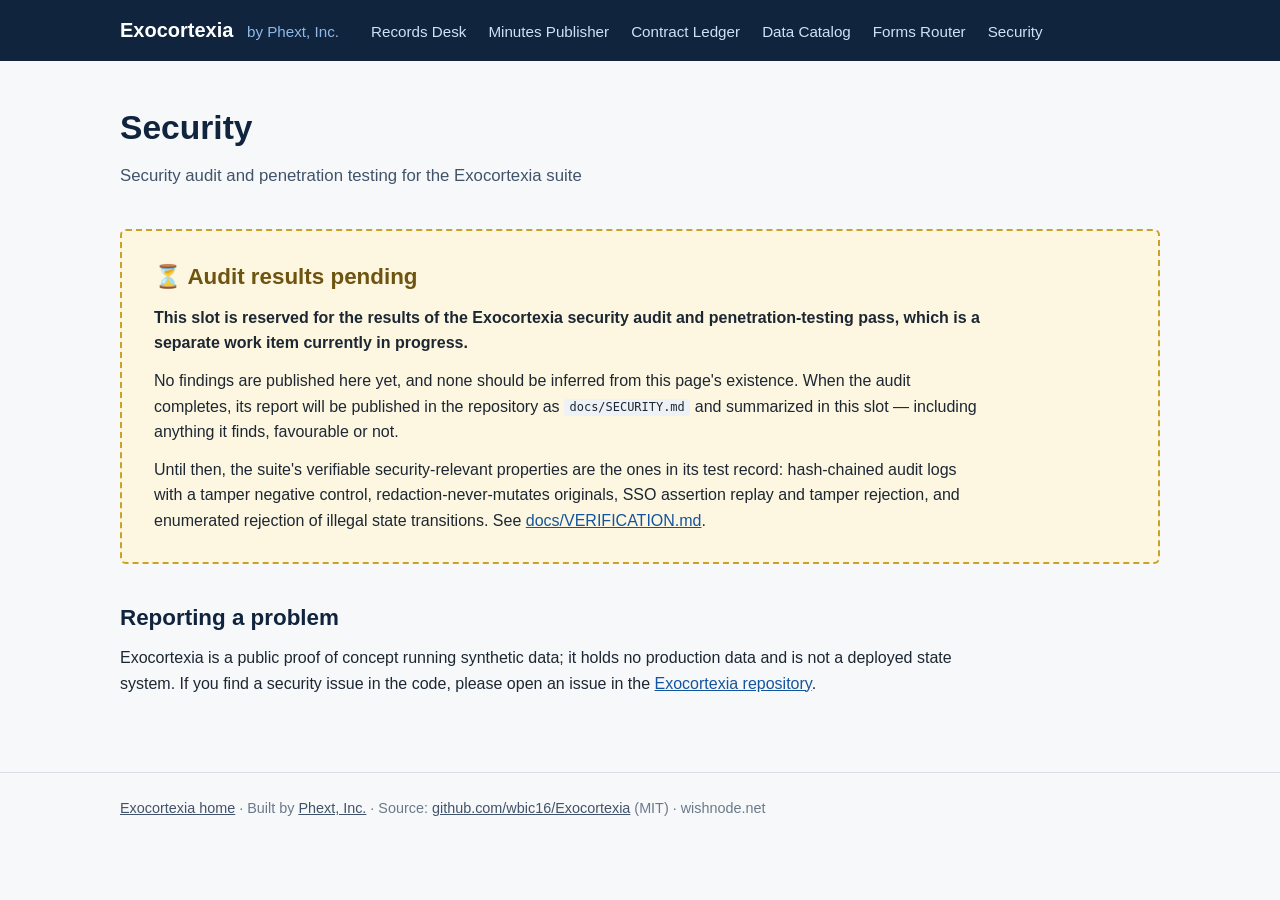
<file: exocortexia/security.html>
<!DOCTYPE html>
<html lang="en">
<head>
    <meta charset="UTF-8">
    <meta name="viewport" content="width=device-width, initial-scale=1.0">
    <title>Security — Exocortexia | Phext, Inc.</title>
    <style>
        * { margin: 0; padding: 0; box-sizing: border-box; }
        body { font-family: -apple-system, "Segoe UI", Roboto, Helvetica, Arial, sans-serif; background: #f7f8fa; color: #1c2733; line-height: 1.6; }
        header.site { background: #10243e; color: #fff; padding: 0.9rem 0; }
        header.site .wrap { max-width: 1080px; margin: 0 auto; padding: 0 1.25rem; display: flex; flex-wrap: wrap; align-items: baseline; gap: 0.5rem 2rem; }
        header.site .brand { font-size: 1.25rem; font-weight: 700; color: #fff; text-decoration: none; }
        header.site .brand span { color: #8fb8e8; font-weight: 400; font-size: 0.95rem; margin-left: 0.5rem; }
        nav.main a { color: #cfe1f5; text-decoration: none; margin-right: 1.1rem; font-size: 0.95rem; }
        nav.main a:hover { color: #fff; text-decoration: underline; }
        .wrap { max-width: 1080px; margin: 0 auto; padding: 0 1.25rem; }
        .hero { padding: 2.5rem 0 0.5rem; }
        .hero h1 { font-size: 2.1rem; color: #10243e; margin-bottom: 0.5rem; }
        .hero .statute { font-size: 1.05rem; color: #40536a; }
        section { padding: 1.25rem 0; }
        h2 { font-size: 1.4rem; color: #10243e; margin-bottom: 0.6rem; }
        p { margin-bottom: 1rem; max-width: 52rem; }
        a { color: #14549e; }
        code { background: #eef1f5; padding: 0.08rem 0.35rem; border-radius: 3px; font-size: 0.92em; }
        .placeholder {
            background: #fdf6e0; border: 2px dashed #c9a227; border-radius: 6px;
            padding: 1.75rem 2rem; margin: 1rem 0;
        }
        .placeholder h2 { color: #6d5410; }
        .placeholder p { margin-bottom: 0.75rem; }
        footer.site { border-top: 1px solid #d8dee6; margin-top: 2.5rem; padding: 1.5rem 0 2.5rem; color: #6a7a8c; font-size: 0.9rem; }
        footer.site a { color: #40536a; }
    </style>
</head>
<body>
    <header class="site">
        <div class="wrap">
            <a class="brand" href="/">Exocortexia <span>by Phext, Inc.</span></a>
            <nav class="main">
                <a href="/exocortexia/records-desk.html">Records Desk</a>
                <a href="/exocortexia/minutes-publisher.html">Minutes Publisher</a>
                <a href="/exocortexia/contract-ledger.html">Contract Ledger</a>
                <a href="/exocortexia/data-catalog.html">Data Catalog</a>
                <a href="/exocortexia/forms-router.html">Forms Router</a>
                <a href="/exocortexia/security.html">Security</a>
            </nav>
        </div>
    </header>

    <div class="wrap">
        <div class="hero">
            <h1>Security</h1>
            <p class="statute">Security audit and penetration testing for the Exocortexia suite</p>
        </div>

        <!-- ============================================================
             PLACEHOLDER SLOT — SECURITY AUDIT RESULTS
             A separate audit/pen-test pass is producing docs/SECURITY.md
             in the Exocortexia repository. When that document lands, its
             findings replace the contents of this placeholder block.
             Do not publish audit findings here from any other source.
             ============================================================ -->
        <div class="placeholder">
            <h2>⏳ Audit results pending</h2>
            <p><strong>This slot is reserved for the results of the Exocortexia security audit and penetration-testing pass, which is a separate work item currently in progress.</strong></p>
            <p>No findings are published here yet, and none should be inferred from this page's existence. When the audit completes, its report will be published in the repository as <code>docs/SECURITY.md</code> and summarized in this slot — including anything it finds, favourable or not.</p>
            <p style="margin-bottom:0;">Until then, the suite's verifiable security-relevant properties are the ones in its test record: hash-chained audit logs with a tamper negative control, redaction-never-mutates originals, SSO assertion replay and tamper rejection, and enumerated rejection of illegal state transitions. See <a href="https://github.com/wbic16/Exocortexia/blob/exo/docs/VERIFICATION.md">docs/VERIFICATION.md</a>.</p>
        </div>

        <section>
            <h2>Reporting a problem</h2>
            <p>Exocortexia is a public proof of concept running synthetic data; it holds no production data and is not a deployed state system. If you find a security issue in the code, please open an issue in the <a href="https://github.com/wbic16/Exocortexia">Exocortexia repository</a>.</p>
        </section>
    </div>

    <footer class="site">
        <div class="wrap">
            <p><a href="/">Exocortexia home</a> · Built by <a href="https://github.com/wbic16">Phext, Inc.</a> · Source: <a href="https://github.com/wbic16/Exocortexia">github.com/wbic16/Exocortexia</a> (MIT) · wishnode.net</p>
        </div>
    </footer>
</body>
</html>
</file>
